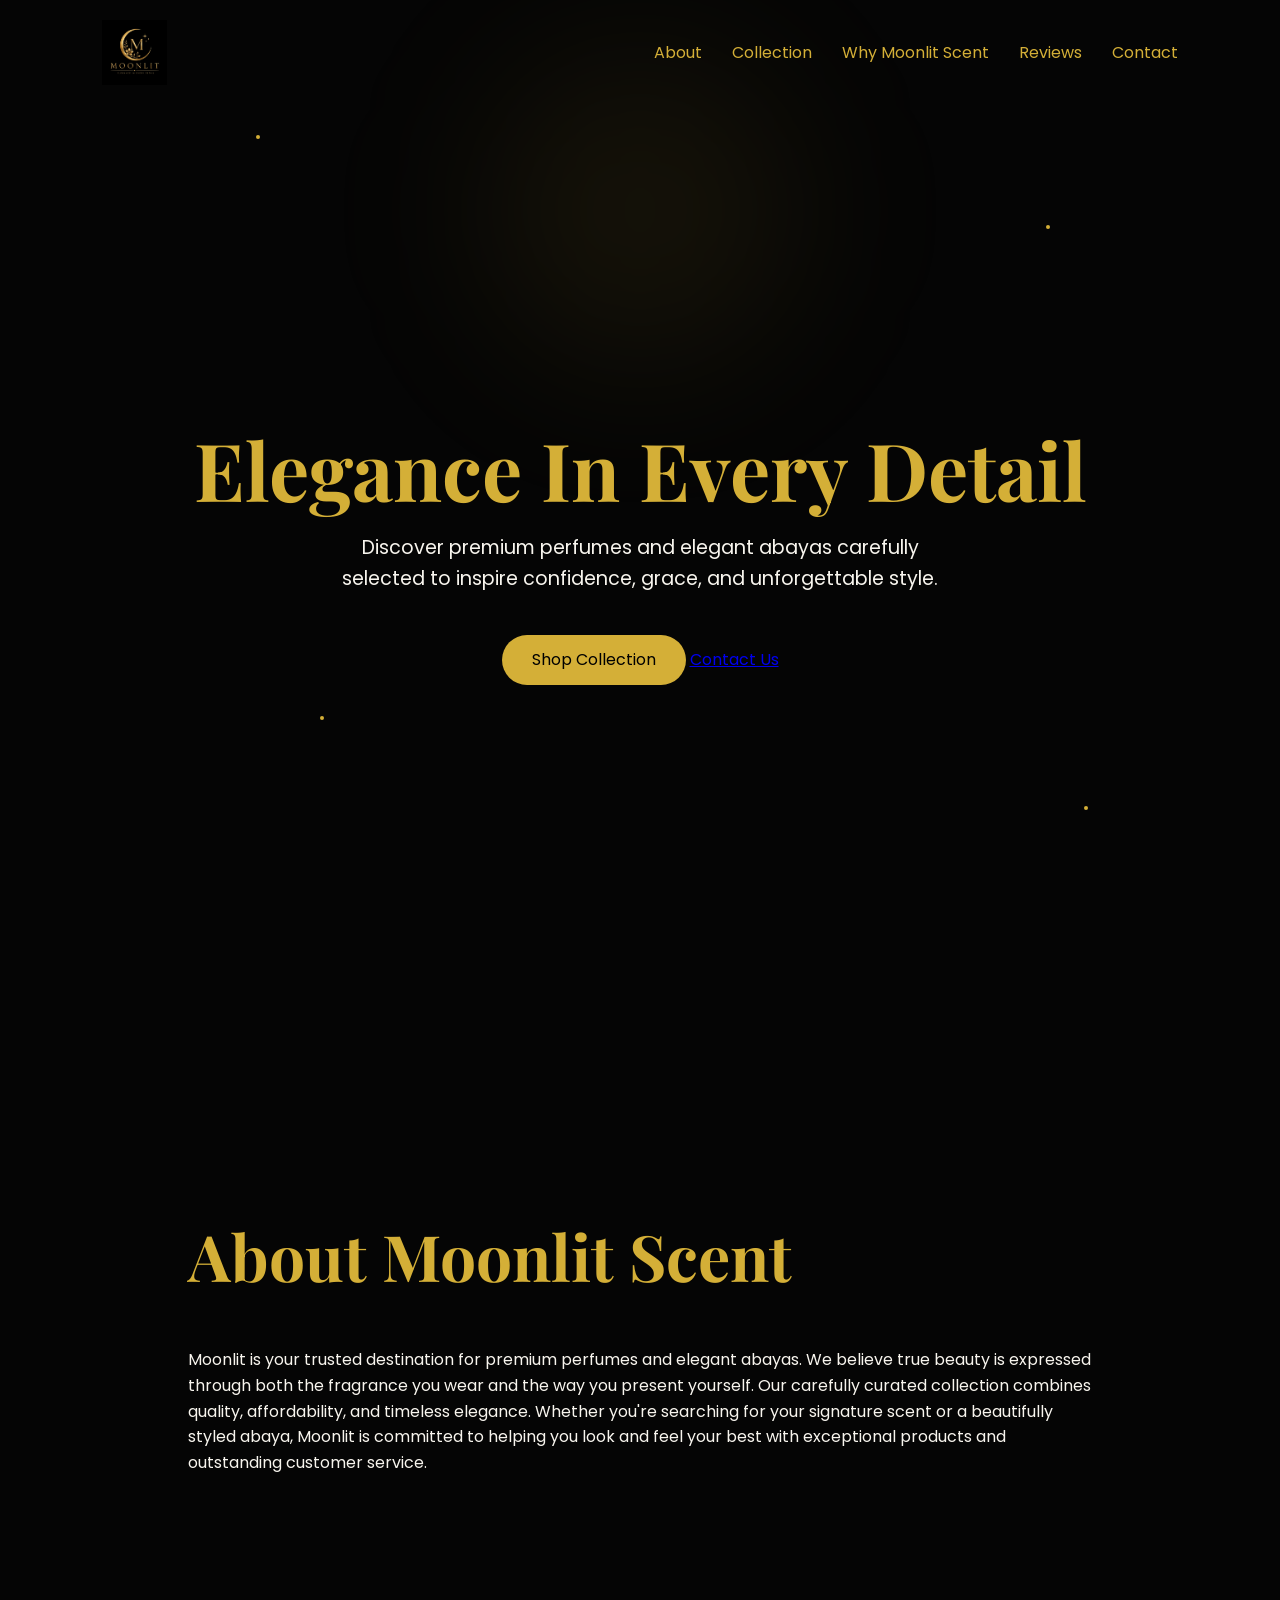
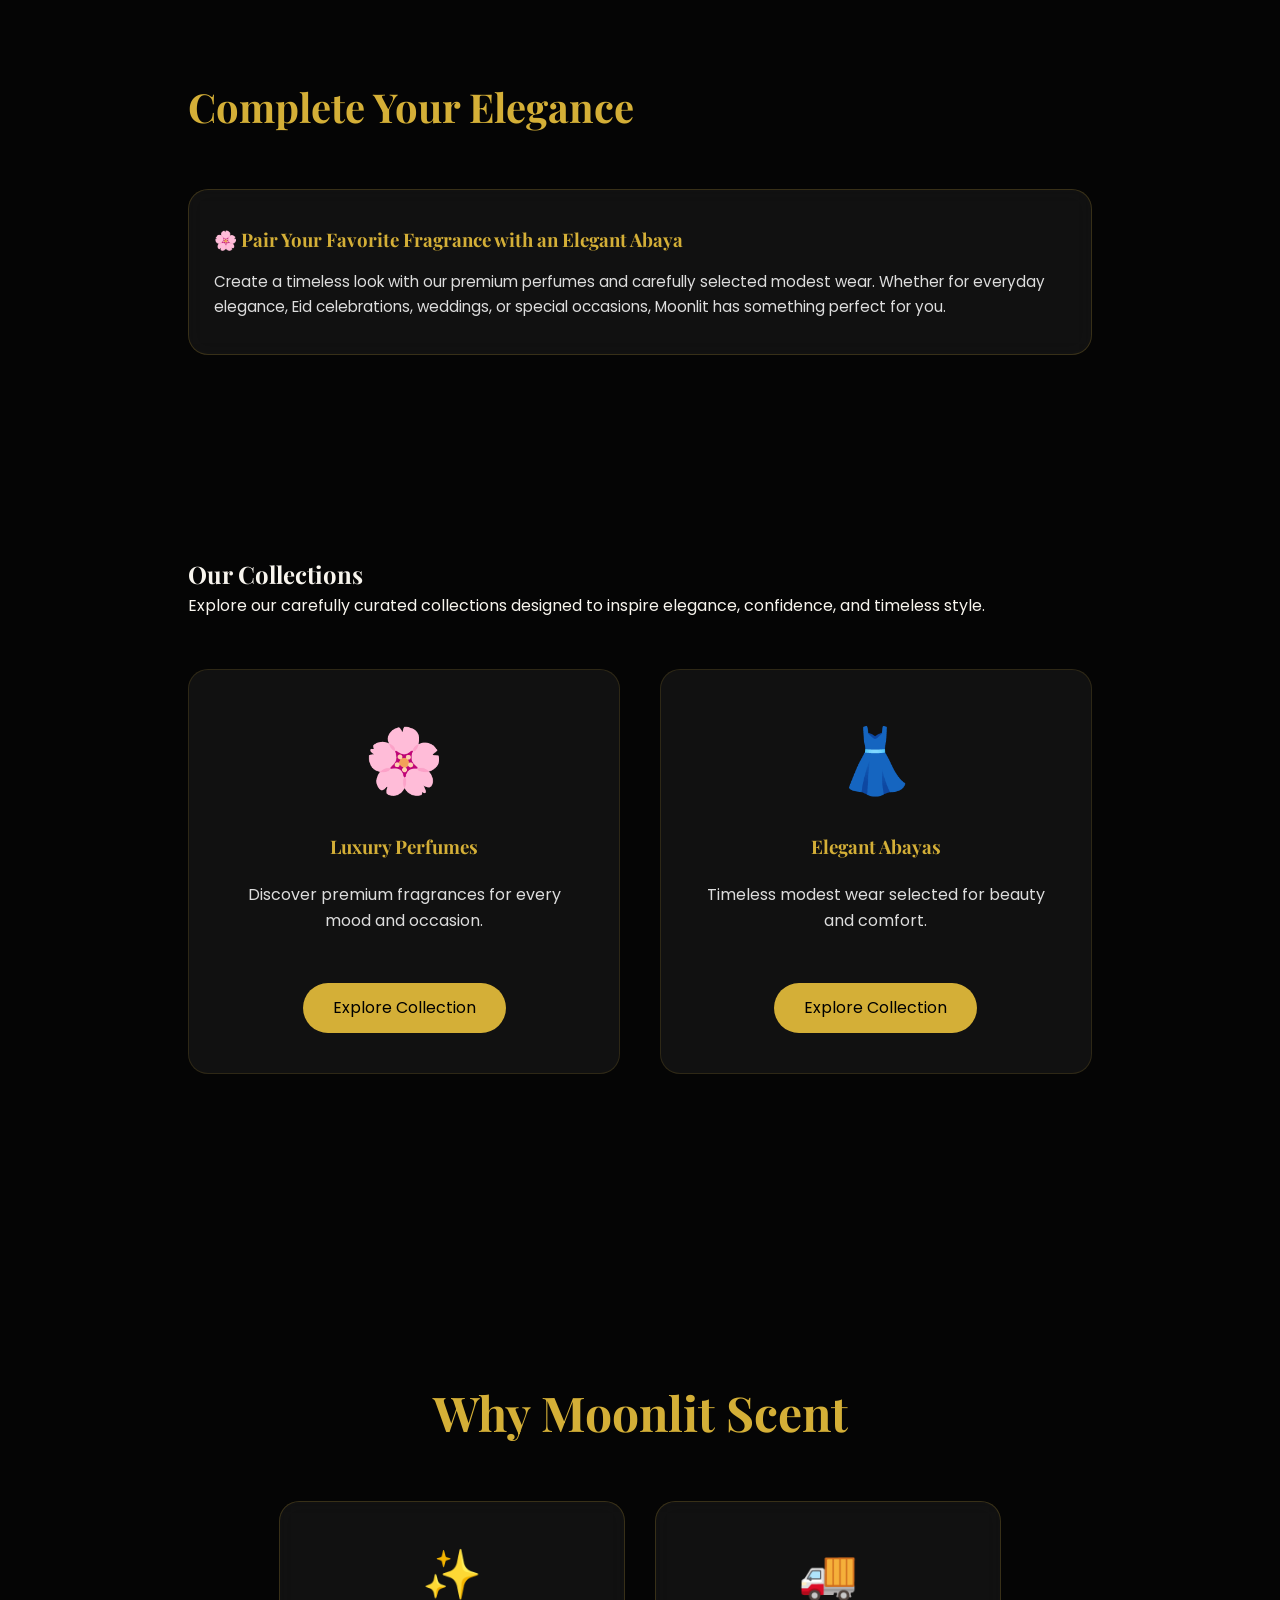
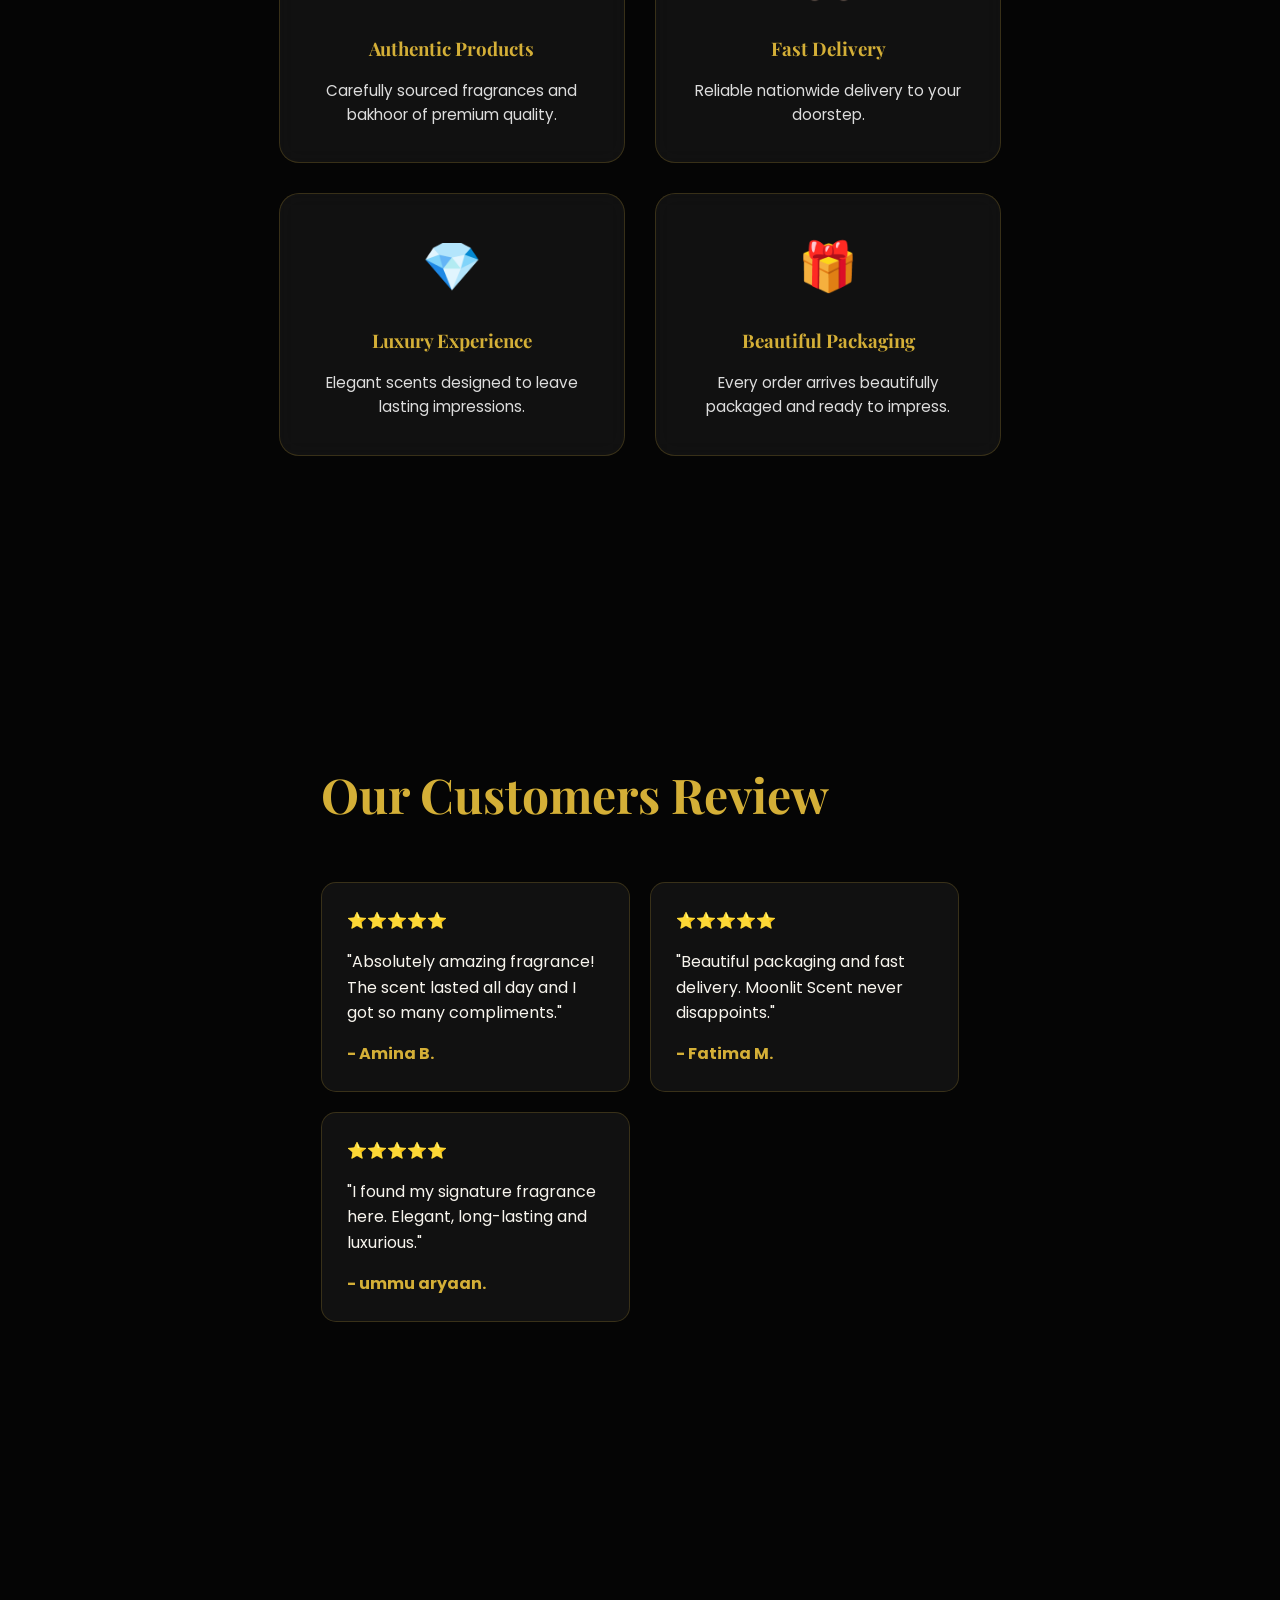
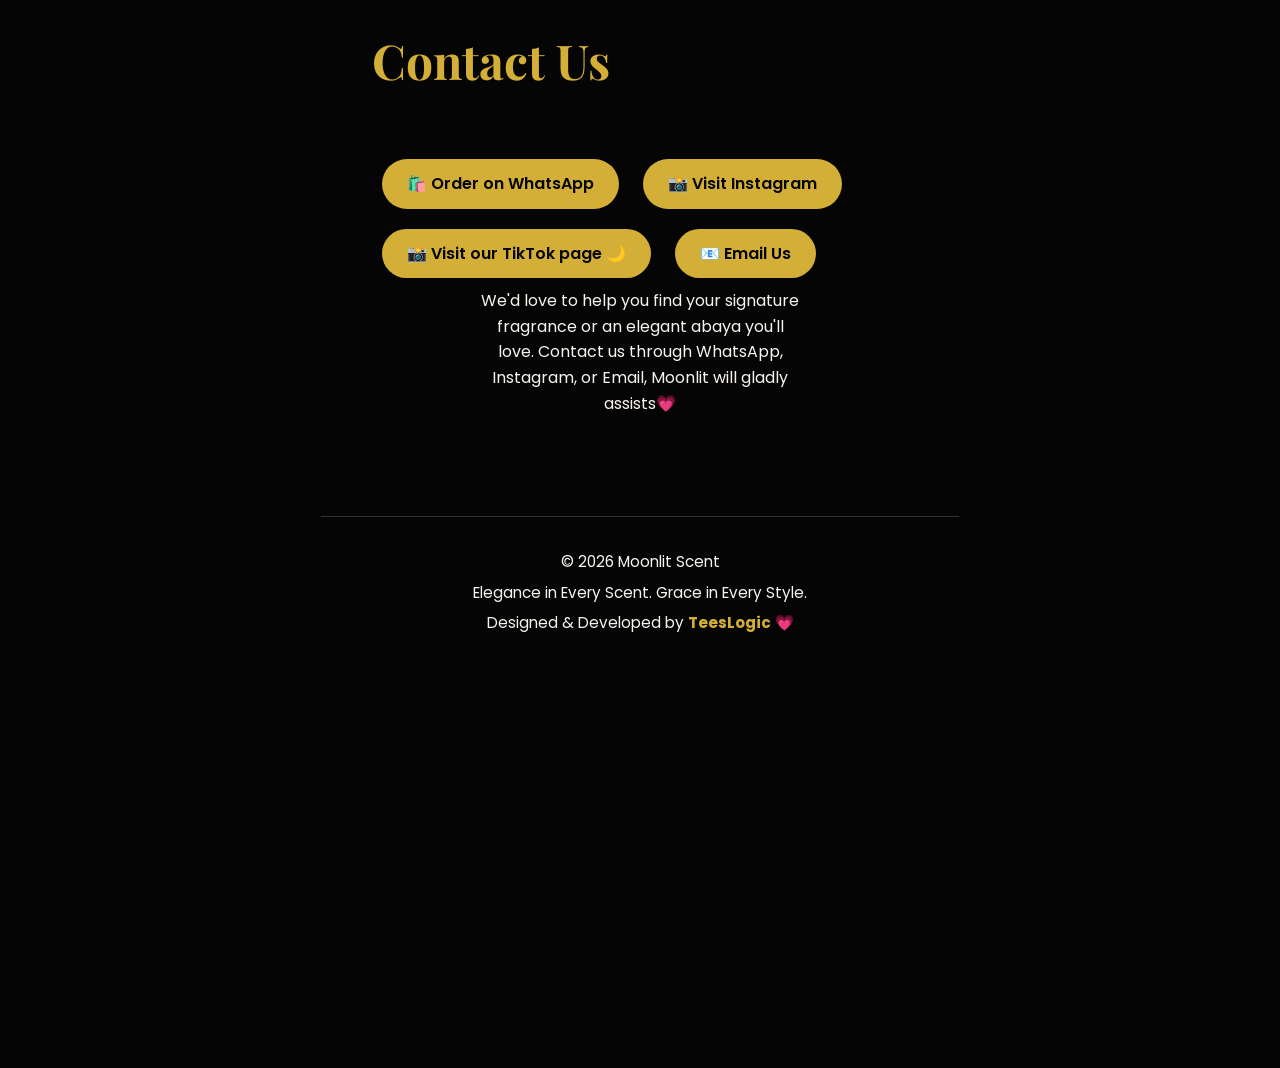
<file: index.html>
<!DOCTYPE html>
<html lang="en">
<head>
<meta charset="UTF-8">
<meta name="viewport" content="width=device-width, initial-scale=1.0">

<title>Moonlit Scent</title>

<link rel="stylesheet" href="css/style.css">

<link href="https://fonts.googleapis.com/css2?family=Playfair+Display:wght@400;600;700&family=Poppins:wght@300;400;500&display=swap" rel="stylesheet">
</head>

<body>

<!-- NAVBAR -->

<nav class="navbar">

    <img src="images/moonlitlogo.jpeg" alt="Moonlit Scent Logo" class="logo">

    <div class="menu-toggle" id="menu-toggle">
        ☰
    </div>

    <ul class="nav-links" id="nav-links">
        <li><a href="#about">About</a></li>
        <li><a href="#collection">Collection</a></li>
        <li><a href="#whymoonlitscent">Why Moonlit Scent</a></li>
        <li><a href="#testimonials">Reviews</a></li>
        <li><a href="#contact">Contact</a></li>
    </ul>

</nav>
<!-- HERO -->
<section class="hero">
    <div class="stars">
    <span></span>
    <span></span>
    <span></span>
    <span></span>
</div>

    <div class="hero-content">

        <h1>
            Elegance In Every Detail <br>
        </h1>

        <p> 
            Discover premium perfumes and elegant abayas carefully selected to inspire confidence, grace, and unforgettable style. 
            
        </p>

        <div class="hero-buttons">

            <a href="#collections" class="btn">
                Shop Collection
            </a>

            <a href="#contact" class="btn-outline">
                Contact Us
            </a>

        </div>

    </div>

</section>

<!-- ABOUT -->
<section id="about">
    <section class="about">

   <h2>About <span>Moonlit Scent</span></h2>
    <p>
<p>

Moonlit is your trusted destination for premium perfumes and elegant abayas.

We believe true beauty is expressed through both the fragrance you wear and the way you present yourself.

Our carefully curated collection combines quality, affordability, and timeless elegance.

Whether you're searching for your signature scent or a beautifully styled abaya, Moonlit is committed to helping you look and feel your best with exceptional products and outstanding customer service.

</p>
 
</section>

<!-- COLLECTION -->
    <section class="collection">

<h2>Complete Your Elegance</h2>

<div class="feature-card">

<h3>🌸 Pair Your Favorite Fragrance with an Elegant Abaya</h3>

<p>

Create a timeless look with our premium perfumes and carefully selected modest wear.

Whether for everyday elegance, Eid celebrations, weddings, or special occasions, Moonlit has something perfect for you.

</p>

</div>

</section>
    <section id="collections" class="collections">

    <h2>Our Collections</h2>

    <p class="collection-text">
        Explore our carefully curated collections designed to inspire elegance, confidence, and timeless style.
    </p>

    <div class="collection-grid">

        <!-- Perfumes -->

        <div class="collection-card">

            <div class="collection-icon">🌸</div>

            <h3>Luxury Perfumes</h3>

            <p>
                Discover premium fragrances for every mood and occasion.
            </p>

            <a href="perfumes.html" class="btn">
                Explore Collection
            </a>

        </div>

        <!-- Abayas -->

        <div class="collection-card">

            <div class="collection-icon">👗</div>

            <h3>Elegant Abayas</h3>

            <p>
                Timeless modest wear selected for beauty and comfort.
            </p>

            <a href="abayas.html" class="btn">
                Explore Collection
            </a>


</div>

</div>

</section>

<!-- WHY US -->
<section id="whymoonlitscent">

</div>

</div>
<section class="features">

    <h2>Why Moonlit Scent</h2>

    <div class="feature-grid">

        <div class="feature-card">
            <span>✨</span>
            <h3>Authentic Products</h3>
            <p>Carefully sourced fragrances and bakhoor of premium quality.</p>
        </div>

        <div class="feature-card">
            <span>🚚</span>
            <h3>Fast Delivery</h3>
            <p>Reliable nationwide delivery to your doorstep.</p>
        </div>

        <div class="feature-card">
            <span>💎</span>
            <h3>Luxury Experience</h3>
            <p>Elegant scents designed to leave lasting impressions.</p>
        </div>

        <div class="feature-card">
            <span>🎁</span>
            <h3>Beautiful Packaging</h3>
            <p>Every order arrives beautifully packaged and ready to impress.</p>
        </div>

    </div>

</section>

<!-- TESTIMONIALS -->
 <section id="testimonials" >
<section class="testimonials">

    <h2>Our Customers Review</h2>

    <div class="review-container">

        <div class="review-card">
            ⭐⭐⭐⭐⭐
            <p>
                "Absolutely amazing fragrance! The scent lasted all day and I got so many compliments."
            </p>
            <h4>- Amina B.</h4>
        </div>

        <div class="review-card">
            ⭐⭐⭐⭐⭐
            <p>
                "Beautiful packaging and fast delivery. Moonlit Scent never disappoints."
            </p>
            <h4>- Fatima M.</h4>
        </div>

        <div class="review-card">
            ⭐⭐⭐⭐⭐
            <p>
                "I found my signature fragrance here. Elegant, long-lasting and luxurious."
            </p>
            <h4>- ummu aryaan.</h4>
        </div>

    </div>

</section>

<!-- CONTACT -->
<section id="contact">
    <section class="contact">
     <h2>Contact Us</h2>

    <div class="contact-links">

        <a
        href="https://wa.me/2349069040537?text=Hello%20Moonlit%20Scent,%20I%20would%20like%20to%20place%20an%20order."
        target="_blank"
        class="contact-btn">
        🛍️ Order on WhatsApp
        </a>

        <a
        href="https://www.instagram.com/_moonlitscent_?igsh=cHU4bXE5eDJqM3B5"
        target="_blank"
        class="contact-btn">
        📸 Visit Instagram
        </a>
        <a 
        href="https://tiktok.com/@_moonlitscent_"
        target="_blank"
        class="contact-btn">
        📸 Visit our TikTok page 🌙
        </a>
        <a
        href="https://gmail.com/nafeesaamirmuazu@gmail.com"
        class="contact-btn">
        📧 Email Us
        </a>
        <p class="contact-text">
We'd love to help you find your signature fragrance or an elegant abaya you'll love.
Contact us through WhatsApp, Instagram, or Email, Moonlit will gladly assists💗
</p>

    </div>

</section>

<footer>

<p>

© 2026 Moonlit Scent
</p>
<p>

Elegance in Every Scent.
Grace in Every Style.

</p>

<p>

Designed & Developed by

<strong>TeesLogic</strong>

💗

</p>

</footer>


<script src="js/script.js"></script>

</body>
</html>
</file>
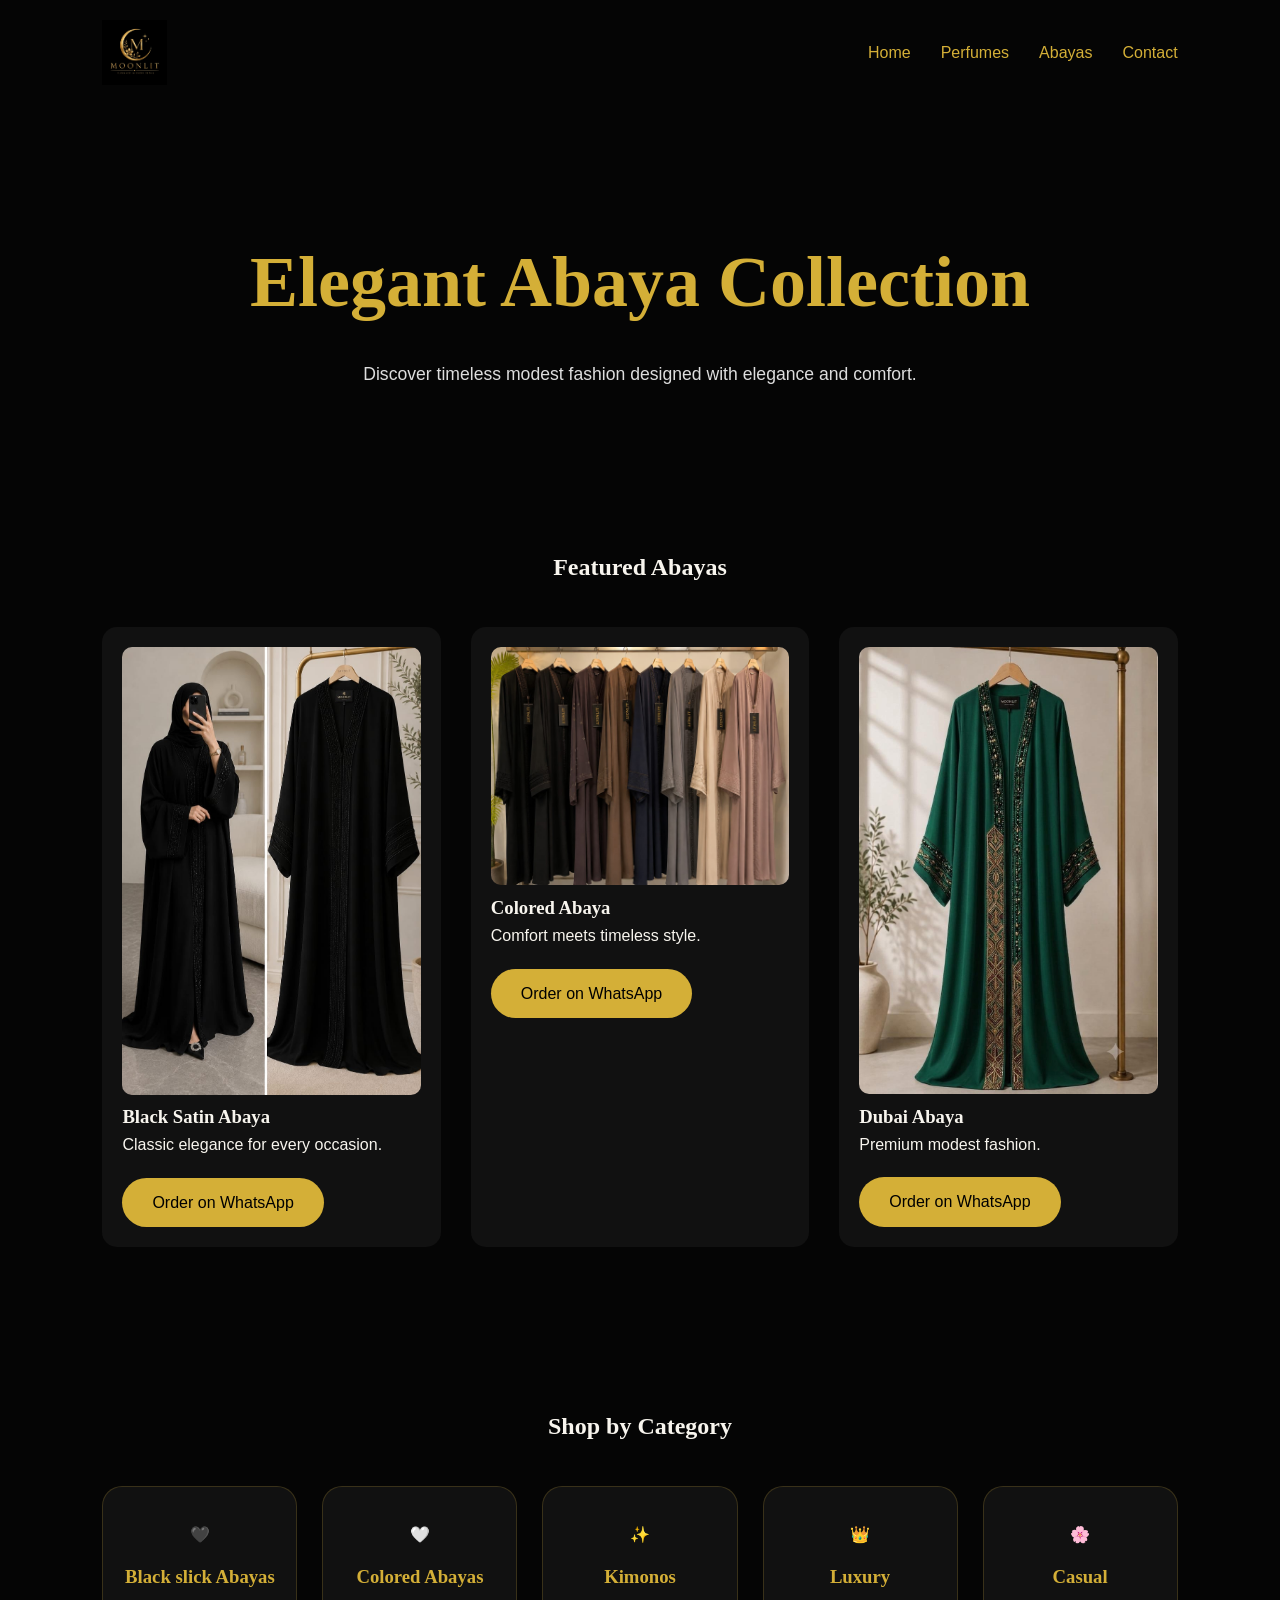
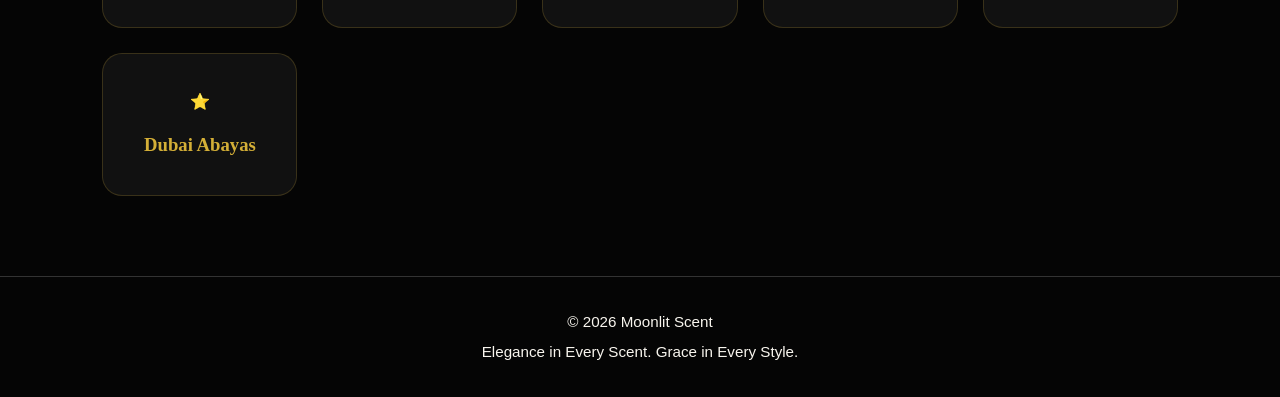
<file: abayas.html>
<!DOCTYPE html>
<html lang="en">
<head>

<meta charset="UTF-8">

<meta name="viewport"
content="width=device-width, initial-scale=1.0">

<title>Elegant Abayas | Moonlit Scent</title>

<link rel="stylesheet" href="css/style.css">

</head>

<body>

<nav class="navbar">

<img src="images/moonlitlogo.jpeg" class="logo">

<ul class="nav-links">

<li><a href="index.html">Home</a></li>

<li><a href="perfumes.html">Perfumes</a></li>

<li><a href="abayas.html">Abayas</a></li>

<li><a href="index.html#contact">Contact</a></li>

</ul>

</nav>

<section class="page-hero">

<h1>Elegant Abaya Collection</h1>

<p>

Discover timeless modest fashion designed with elegance and comfort.

</p>

</section>

<section class="products">

<h2>Featured Abayas</h2>

<div class="cards">

<div class="card">

<img src="images/black abaya.jpeg">

<h3>Black Satin Abaya</h3>

<p>Classic elegance for every occasion.</p>

<a 
  href="https://wa.me/2349069040537?text=Hello moonlit,%20I%20want%20to%20order%20the%20black%20satin abaya."class="btn">

Order on WhatsApp

</a>

</div>

<div class="card">

<img src="images/colored abaya.jpeg">

<h3>Colored Abaya</h3>

<p>Comfort meets timeless style.</p>

<a 
   href="https://wa.me/2349069040537?text=Hello moonlit,%20I%20want%20to%20see%20more%20of%20your%20Abaya collections"class="btn">

  Order on WhatsApp

</a>

</div>

<div class="card">

<img src="images/dubai abaya.jpeg">

<h3>Dubai Abaya</h3>

<p>Premium modest fashion.</p>

<a 
   href="https://wa.me/2349069040537?text=Hey moonlit,%20I%20Actually%20love%20your%20abaya%20collections%20%20i%20want%20to%20order."class="btn">

Order on WhatsApp

</a>

</div>

</div>

</section>
<section class="categories">

<h2>Shop by Category</h2>

<div class="category-grid">

<div class="category-card">

🖤

<h3>Black slick Abayas</h3>

</div>

<div class="category-card">

🤍

<h3>Colored Abayas</h3>

</div>

<div class="category-card">

✨

<h3>Kimonos</h3>

</div>

<div class="category-card">

👑

<h3>Luxury</h3>

</div>

<div class="category-card">

🌸

<h3>Casual</h3>

</div>

<div class="category-card">

⭐

<h3>Dubai Abayas</h3>

</div>

</div>

</section>
<footer>

<p>© 2026 Moonlit Scent</p>

<p>Elegance in Every Scent. Grace in Every Style.</p>

</footer>

</body>

</html>
</file>
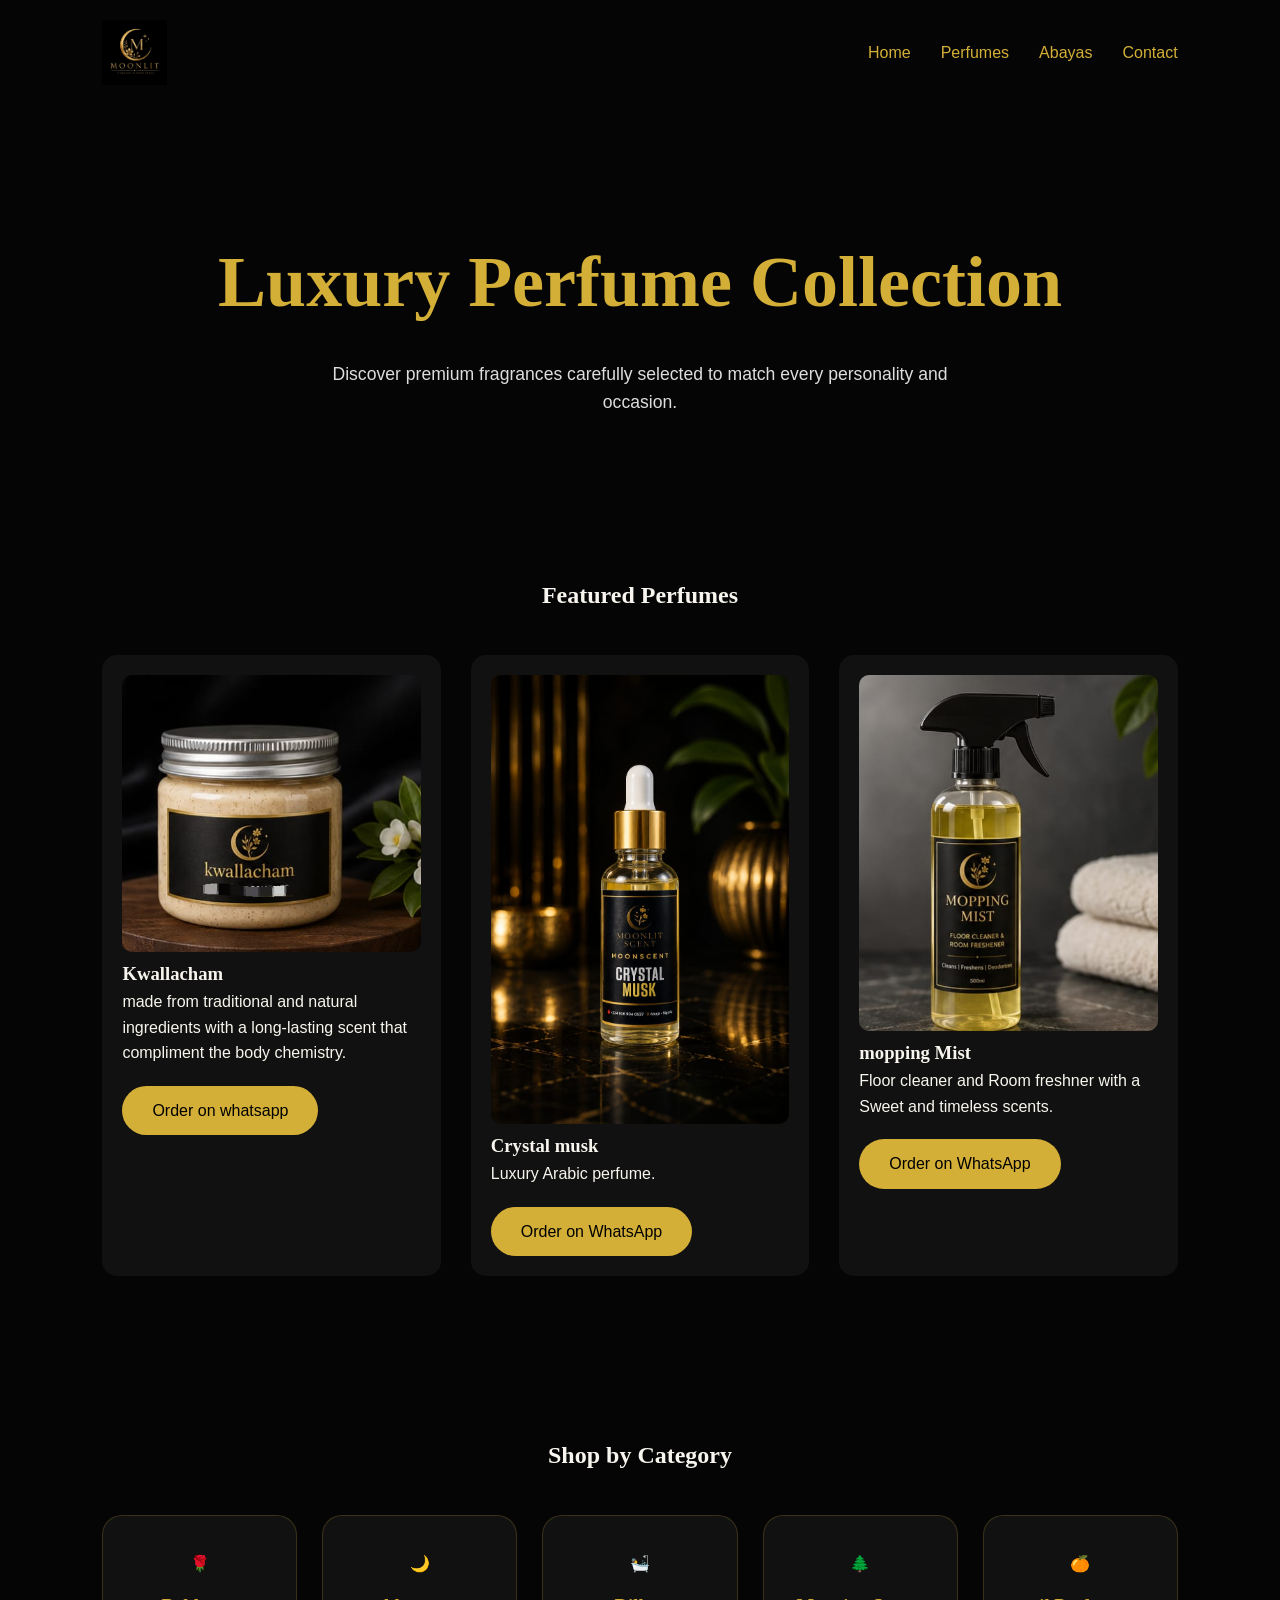
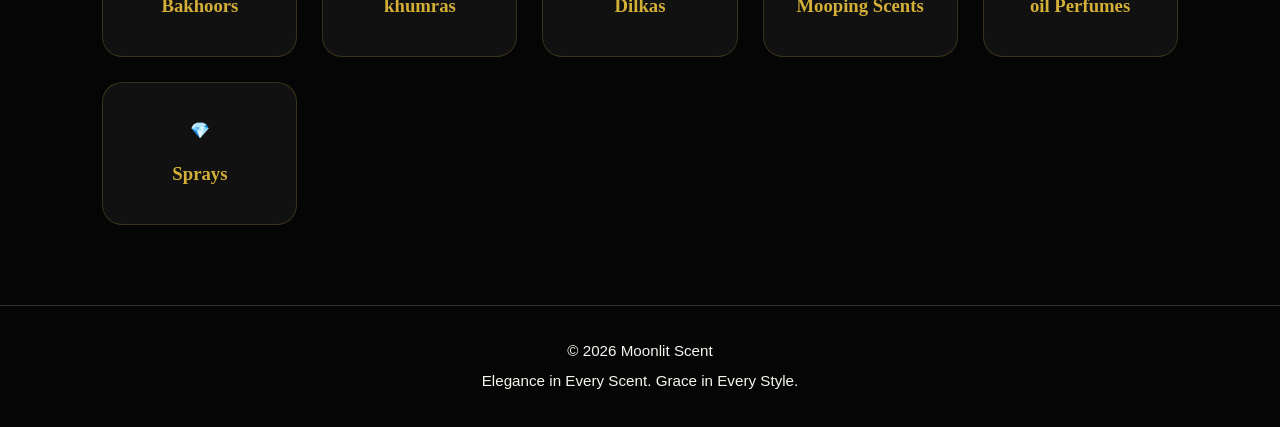
<file: perfumes.html>
<!DOCTYPE html>
<html lang="en">
<head>
    <meta charset="UTF-8">
    <meta name="viewport" content="width=device-width, initial-scale=1.0">
    <title>Luxury Perfumes | Moonlit Scent</title>

    <link rel="stylesheet" href="css/style.css">
</head>
<body>
    <!-- Navigation -->

<nav class="navbar">

    <img src="images/moonlitlogo.jpeg" class="logo">

    <ul class="nav-links">
        <li><a href="index.html">Home</a></li>
        <li><a href="perfumes.html">Perfumes</a></li>
        <li><a href="abayas.html">Abayas</a></li>
        <li><a href="index.html#contact">Contact</a></li>
    </ul>
    </nav>

<!-- Hero -->

<section class="page-hero">

<h1>Luxury Perfume Collection</h1>

<p>
Discover premium fragrances carefully selected to match every personality and occasion.
</p>

</section>

<!-- Products -->

<section class="products">

<h2>Featured Perfumes</h2>

<div class="cards">

<div class="card">

<img src="images/kwallacham.jpeg">

<h3>Kwallacham</h3>

<p>made from traditional and natural ingredients with a long-lasting scent that compliment the body chemistry.</p>

<a
href="https://wa.me/2349069040537?text=Hello moonlit,%20I%20want%20to%20order%20the%20Kwallacham%20perfume."class="btn">
    Order on whatsapp
</a>
</div>

<div class="card">

<img src="images/crystalmusk.jpeg">

<h3>Crystal musk</h3>

<p>Luxury Arabic perfume.</p>

<a href="https://wa.me/2349069040537" class="btn">
Order on WhatsApp
</a>

</div>

<div class="card">

<img src="images/moping scent.jpeg">

<h3>mopping Mist</h3>

<p>Floor cleaner and Room freshner with a Sweet and timeless scents.</p>

<a href="https://wa.me/2349069040537" class="btn">
Order on WhatsApp
</a>

</div>

</div>

</section>
<!-- Categories -->

<section class="categories">

<h2>Shop by Category</h2>

<div class="category-grid">

<div class="category-card">
🌹
<h3>Bakhoors</h3>
</div>

<div class="category-card">
🌙
<h3>khumras</h3>
</div>

<div class="category-card">
🛀
<h3>Dilkas</h3>
</div>

<div class="category-card">
🌲
<h3>Mooping Scents</h3>
</div>

<div class="category-card">
🍊
<h3>oil Perfumes</h3>
</div>

<div class="category-card">
💎
<h3>Sprays</h3>
</div>

</div>

</section>
<footer>

<p>© 2026 Moonlit Scent</p>

<p>Elegance in Every Scent. Grace in Every Style.</p>

</footer>

</body>
</html>
</file>
<file: css/style.css>
*{
margin:0;
padding:0;
box-sizing:border-box;
}

body{
background:#050505;
color:#F8F5EE;
font-family:'Poppins',sans-serif;
line-height:1.6;
}

h1,h2,h3{
font-family:'Playfair Display',serif;
}

.navbar{
    display:flex;
    justify-content:space-between;
    align-items:center;
    padding:20px 8%;
    position:relative;
}

.logo{
    width:65px;
}

.menu-toggle{
    display:none;
    font-size:2rem;
    color:#D4AF37;
    cursor:pointer;
}

.nav-links{
    display:flex;
    gap:30px;
    list-style:none;
}

.nav-links a{
    color:#D4AF37;
    text-decoration:none;
}

@media(max-width:768px){

.menu-toggle{
    display:block;
}

.nav-links{
    display:none;
    flex-direction:column;
    position:absolute;
    top:90px;
    right:8%;
    background:#111;
    padding:20px;
    border-radius:15px;
    width:220px;
}

.nav-links.active{
    display:flex;
}

}

.hero{
height:100vh;
display:flex;
justify-content:center;
align-items:center;
text-align:center;
padding:20px;
}

.hero h1{
    font-size:clamp(2.5rem,7vw,5rem);
    line-height:1.1;
    color:#D4AF37;
}

.hero p{
    font-size:clamp(1rem,3vw,1.2rem);
    max-width:600px;
    margin:20px auto;
}
.about h2{

font-size:clamp(2.5rem,6vw,4rem);

margin-bottom:40px;
color:#D4AF37;
}

.about span{

color:#D4AF37;

}
.btn{
display:inline-block;
margin-top:20px;
padding:12px 30px;
background:#D4AF37;
color:black;
text-decoration:none;
border-radius:30px;
}


.btn:hover{

transform:translateY(-5px);

box-shadow:0 0 25px rgba(212,175,55,.4);

}


section{

padding:100px 8%;

}
.collection h2{
    font-size:2.5rem;
    color:#D4AF37;
    margin-bottom:50px;
}

.cards{

display:grid;

grid-template-columns:repeat(auto-fit,minmax(280px,1fr));

gap:30px;

}

.card{
background:#111;
padding:20px;
border-radius:15px;
transition:.3s;
}

.card:hover{
transform:translateY(-10px);
border:1px solid #D4AF37;
}

.card img{
width:100%;
border-radius:10px;
}

.feature-grid{
display:grid;
grid-template-columns:repeat(auto-fit,minmax(200px,1fr));
gap:20px;
margin-top:30px;
text-align:center;
}

footer{
    text-align:center;
    line-height:2;
    padding:30px;
border-top:1px solid #333;
}
footer p{
    font-size:0.95rem;
}
footer strong{

color:#D4AF37;

transition:.3s;

}

footer strong:hover{

letter-spacing:2px;

}

.contact-btn{
display:inline-block;
margin:10px;
padding:12px 25px;
background:#D4AF37;
color:#050505;
text-decoration:none;
border-radius:30px;
font-weight:600;
transition:0.3s;
}
.contact h2{
    font-size:3rem;
    color:#D4AF37;
    margin-bottom:50px;
}
.contact p{
    text-align:center;
    max-width:320px;
    margin:auto;
}

.contact-btn:hover{
transform:translateY(-3px);
box-shadow:0 0 20px rgba(212,175,55,.5);
}
.whatsapp-float{
position:fixed;
bottom:20px;
right:20px;
width:60px;
height:60px;
background:#25D366;
border-radius:50%;
display:flex;
justify-content:center;
align-items:center;
font-size:28px;
text-decoration:none;
z-index:1000;
}
.review-container{
    display:grid;
    grid-template-columns:repeat(auto-fit,minmax(280px,1fr));
    gap:20px;
    margin-top:40px;
}
.testimonials h2{
    font-size:3rem;
    color:#D4AF37;
    margin-bottom:50px;
}

.review-card{
    background:#111;
    padding:25px;
    border-radius:15px;
    border:1px solid rgba(212,175,55,0.2);
    transition:0.3s;
}

.review-card:hover{
    transform:translateY(-5px);
    border-color:#D4AF37;
}

.review-card p{
    margin:15px 0;
}

.review-card h4{
    color:#D4AF37;
}
.features{
    text-align:center;
    padding:100px 10%;
}

.features h2{
    font-size:3rem;
    color:#D4AF37;
    margin-bottom:50px;
}

.feature-grid{
    display:grid;
    grid-template-columns:repeat(auto-fit,minmax(250px,1fr));
    gap:30px;
}

.feature-card{
    background:rgba(255,255,255,0.05);
    border:1px solid rgba(212,175,55,0.2);
    border-radius:20px;
    padding:35px 25px;
    backdrop-filter:blur(10px);
    transition:all .4s ease;
}

.feature-card:hover{
    background:rgba(212,175,55,0.08);
    transform:translateY(-10px);
    border-color:#D4AF37;
    box-shadow:0 0 25px rgba(212,175,55,0.3);
}

.feature-card span{
    font-size:3rem;
    display:block;
    margin-bottom:20px;
}

.feature-card h3{
    color:#D4AF37;
    margin-bottom:15px;
}

.feature-card p{
    color:#ddd;
    font-size:0.95rem;
}
.hero-content{
    animation: fadeUp 1.2s ease;
}

@keyframes fadeUp{
    from{
        opacity:0;
        transform:translateY(40px);
    }

    to{
        opacity:1;
        transform:translateY(0);
    }
}
.stars span{
    position:absolute;
    width:4px;
    height:4px;
    background:#D4AF37;
    border-radius:50%;
    animation:twinkle 2s infinite;
}

.stars span:nth-child(1){
    top:15%;
    left:20%;
}

.stars span:nth-child(2){
    top:25%;
    right:18%;
}

.stars span:nth-child(3){
    bottom:20%;
    left:25%;
}

.stars span:nth-child(4){
    bottom:10%;
    right:15%;
}

@keyframes twinkle{

0%,100%{
opacity:.3;
transform:scale(.8);
}

50%{
opacity:1;
transform:scale(1.5);
}

}
.hero::before{

content:"";

position:absolute;

width:320px;

height:320px;

background:rgba(212,175,55,.08);

border-radius:50%;

filter:blur(80px);

top:50px;

left:50%;

transform:translateX(-50%);

z-index:-1;

}
.card{

transition:.4s;

}

.card:hover{

transform:translateY(-12px);

box-shadow:0 15px 40px rgba(212,175,55,.25);
    .badge{

background:#D4AF37;

color:black;

padding:6px 14px;

border-radius:20px;

font-size:.8rem;

display:inline-block;

margin-bottom:15px;

}
    .hidden{

opacity:0;

transform:translateY(40px);

transition:1s;

}

.show{

opacity:1;

transform:translateY(0);

}

}
.collection-grid{

display:grid;

grid-template-columns:repeat(auto-fit,minmax(320px,1fr));

gap:40px;

margin-top:50px;

}

.collection-card{

background:#111;

padding:40px;

border-radius:20px;

text-align:center;

transition:.4s;

border:1px solid rgba(212,175,55,.15);

}

.collection-card:hover{

transform:translateY(-12px);

box-shadow:0 15px 40px rgba(212,175,55,.25);

border-color:#D4AF37;

}

.collection-icon{

font-size:4rem;

margin-bottom:20px;

}

.collection-card h3{

color:#D4AF37;

margin-bottom:20px;

}

.collection-card p{

margin-bottom:30px;

color:#ddd;

}
.page-hero{
    text-align:center;
    padding:120px 8% 80px;
    background:#050505;
}

.page-hero h1{
    font-size:clamp(2.5rem,6vw,4.5rem);
    color:#D4AF37;
    margin-bottom:20px;
}

.page-hero p{
    max-width:650px;
    margin:auto;
    color:#ddd;
    font-size:1.1rem;
}

.categories{
    padding:80px 8%;
    text-align:center;
}

.category-grid{
    display:grid;
    grid-template-columns:repeat(auto-fit,minmax(180px,1fr));
    gap:25px;
    margin-top:40px;
}

.category-card{
    background:#111;
    border:1px solid rgba(212,175,55,.2);
    border-radius:20px;
    padding:35px 20px;
    transition:.3s;
    cursor:pointer;
}

.category-card:hover{
    transform:translateY(-8px);
    border-color:#D4AF37;
    box-shadow:0 10px 25px rgba(212,175,55,.2);
}

.category-card h3{
    color:#D4AF37;
    margin-top:15px;
}

.products{
    padding:80px 8%;
}

.products h2{
    text-align:center;
    margin-bottom:40px;
}
</file>
